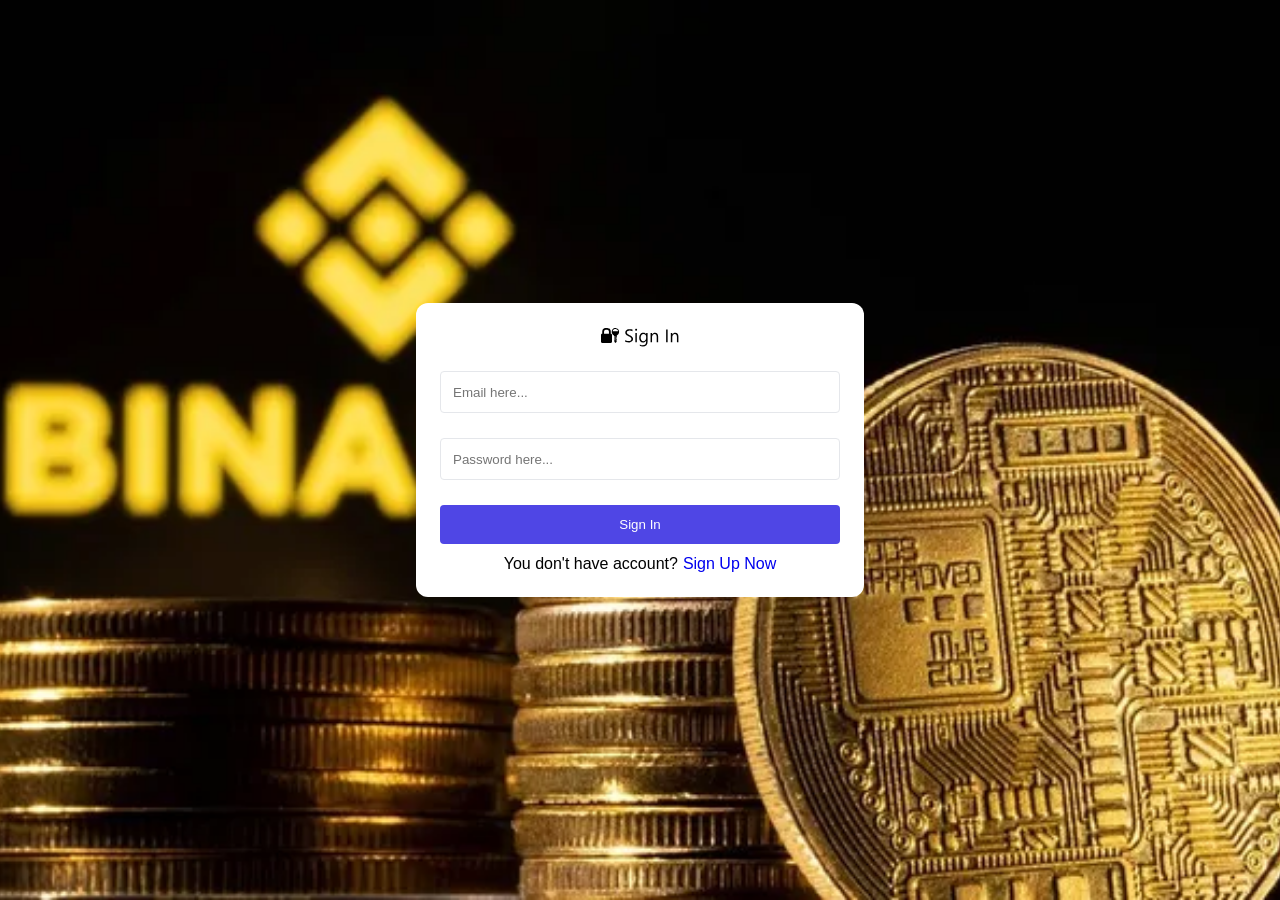
<file: index.html>
<!doctype html>
<html lang="en">
  <head>
    <meta charset="UTF-8" />
    <meta name="viewport" content="width=device-width, initial-scale=1.0" />
    <title>Structure Finance</title>
    <style>
      html.preload body {
        opacity: 0;
        visibility: hidden;
      }

      html.page-ready body {
        opacity: 1;
        visibility: visible;
        transition: opacity 0.15s ease;
      }
    </style>
    <script>
      (function () {
        const root = document.documentElement;
        root.classList.add("preload");

        const currentUserId = localStorage.getItem("currentUserId");

        if (!currentUserId) {
          window.location.replace("./pages/login.html");
          return;
        }

        root.classList.remove("preload");
        root.classList.add("page-ready");
      })();
    </script>
    <link rel="stylesheet" href="./css/index.css" />
  </head>
  <body>
    <div class="page" id="page">
      <header class="header" id="header">
        <div class="header-box">
          <div class="header-title">
            <p>📒 Tài Chính Cá Nhân</p>
          </div>

          <div class="header-option">
            <div class="option">
              <select id="select-account" onchange="handleOption()">
                <option value="">Tài khoản</option>
                <option value="logout">Đăng xuất</option>
              </select>
            </div>
          </div>
        </div>
      </header>

      <!-- LOGOUT -->
      <div class="logout-overlay" id="logout-overlay">
        <div class="logout">
          <p class="logout-title">Bạn có chắc chắn muốn đăng xuất không?</p>

          <div class="logout-confirm">
            <button class="confirm-btn" id="btn-confirm-logout">Có</button>
            <button class="confirm-btn" id="btn-cancel-logout">Không</button>
          </div>
        </div>
      </div>

      <!-- TASKBAR -->
      <div class="taskbar" id="taskbar">
        <div class="taskbar-items active">
          <img src="./assets/images/Vector (1).png" alt="" />
          <a href="./index.html">Information</a>
        </div>

        <div class="taskbar-items">
          <img src="./assets/images/Vector (2).png" alt="" />
          <a href="./pages/category.html">Category</a>
        </div>

        <div class="taskbar-items">
          <img src="./assets/images/Vector (3).png" alt="" />
          <a href="./pages/history.html">History</a>
        </div>
      </div>

      <!-- BANNER -->
      <section class="banner" id="banner">
        <h2 class="banner-title">🎯 Kiểm soát chi tiêu thông minh</h2>
        <p class="banner-text">
          Theo dõi ngân sách và thu chi hằng tháng dễ dàng
        </p>
      </section>

      <!-- Change Information -->
      <div class="overlay" id="change-info-overlay" style="display: none">
        <div class="modal">
          <div class="modal-header">
            <h2>Change Information</h2>
            <span class="close" id="change-info-close">&times;</span>
          </div>

          <div class="modal-body">
            <label>Name <span>*</span></label>
            <input type="text" id="modal-input-name" />
            <p class="form-error" id="modal-err-name">Name is required</p>

            <label>Email <span>*</span></label>
            <input type="email" id="modal-input-email" />
            <p class="form-error" id="modal-err-email">Invalid email</p>

            <label>Phone <span>*</span></label>
            <input type="text" id="modal-input-phone" />
            <p class="form-error" id="modal-err-phone">Phone is required</p>

            <label>Gender <span>*</span></label>
            <select id="modal-input-gender">
              <option value="">Select gender</option>
              <option value="Male">Male</option>
              <option value="Female">Female</option>
            </select>
            <p class="form-error" id="modal-err-gender">Gender is required</p>
          </div>

          <div class="modal-footer">
            <button class="btn cancel" id="change-info-cancel" type="button">
              Cancel
            </button>
            <button class="btn save" id="change-info-save" type="button">
              Save
            </button>
          </div>
        </div>
      </div>

      <!-- Change Password -->
      <div class="overlay" id="change-password-overlay" style="display: none">
        <div class="modal">
          <!-- Header -->
          <div class="modal-header">
            <h2>Change Password</h2>
            <span class="close" id="change-password-close">&times;</span>
          </div>

          <!-- Body -->
          <div class="modal-body">
            <label>Old Password <span>*</span></label>
            <input type="password" id="change-password-old" />
            <p class="form-error" id="change-password-err-old">
              Old password is required
            </p>

            <label>New Password <span>*</span></label>
            <input type="password" id="change-password-new" />
            <p class="form-error" id="change-password-err-new">
              New password is required
            </p>

            <label>Confirm New Password <span>*</span></label>
            <input type="password" id="change-password-confirm" />
            <p class="form-error" id="change-password-err-confirm">
              Passwords do not match
            </p>
          </div>

          <!-- Footer -->
          <div class="divider"></div>

          <div class="modal-footer">
            <button
              class="btn cancel"
              id="change-password-cancel"
              type="button"
            >
              Cancel
            </button>
            <button class="btn save" id="change-password-save" type="button">
              Save
            </button>
          </div>
          <p class="form-success" id="change-password-success">
            Change password successfully
          </p>
        </div>
      </div>

      <!-- MAIN -->
      <main class="main" id="main">
        <div class="main-content">
          <p class="main-title">📊 Quản Lý Tài Chính Cá Nhân</p>

          <!-- MONEY LEFT -->
          <div class="money-left" id="money-left">
            <p class="money-left-label">Số tiền còn lại</p>
            <p class="money-left-value" id="text-money-left">0 VND</p>
          </div>

          <!-- MONTH -->
          <div class="input-box month-box">
            <label>📅 Chọn tháng:</label>
            <input type="month" id="input-month" />
            <p class="err-month" id="err-month">Vui lòng chọn tháng!</p>
          </div>

          <!-- BUDGET -->
          <div class="input-box budget-box">
            <label>💰 Ngân sách tháng:</label>
            <input type="number" id="input-budget" placeholder="VD: 5000000" />
            <button class="button-save" id="btn-save-budget">Lưu</button>
            <p class="err-budget" id="err-budget">Vui lòng nhập số tiền!</p>
          </div>

          <!-- USER INFO -->
          <p class="extra-title">Quản Lý Thông tin cá nhân</p>

          <div class="infor-user">
            <form class="form" id="form-user">
              <div class="form-row">
                <div class="form-group">
                  <label>Name <span>*</span></label>
                  <input
                    type="text"
                    id="input-name"
                    placeholder="Nguyen Van A"
                  />
                  <p class="form-error" id="err-info-name">Name is required</p>
                </div>

                <div class="form-group">
                  <label>Email <span>*</span></label>
                  <input
                    type="email"
                    id="input-email"
                    placeholder="nguyenvana@gmail.com"
                  />
                  <p class="form-error" id="err-info-email">Invalid email</p>
                </div>
              </div>

              <div class="form-row">
                <div class="form-group">
                  <label>Phone <span>*</span></label>
                  <input
                    type="text"
                    id="input-phone"
                    placeholder="0987654321"
                  />
                  <p class="form-error" id="err-info-phone">
                    Phone is required
                  </p>
                </div>

                <div class="form-group">
                  <label>Gender <span>*</span></label>
                  <input type="text" id="input-gender" placeholder="Male" />
                  <p class="form-error" id="err-info-gender">
                    Gender is required
                  </p>
                </div>
              </div>

              <div class="form-actions">
                <button class="btn outline" id="btn-change-info" type="button">
                  Change Information
                </button>
                <button
                  class="btn outline"
                  id="btn-change-password"
                  type="button"
                >
                  Change Password
                </button>
              </div>
            </form>
          </div>
        </div>
      </main>
    </div>

    <script src="./js/index.js"></script>
  </body>
</html>
</file>
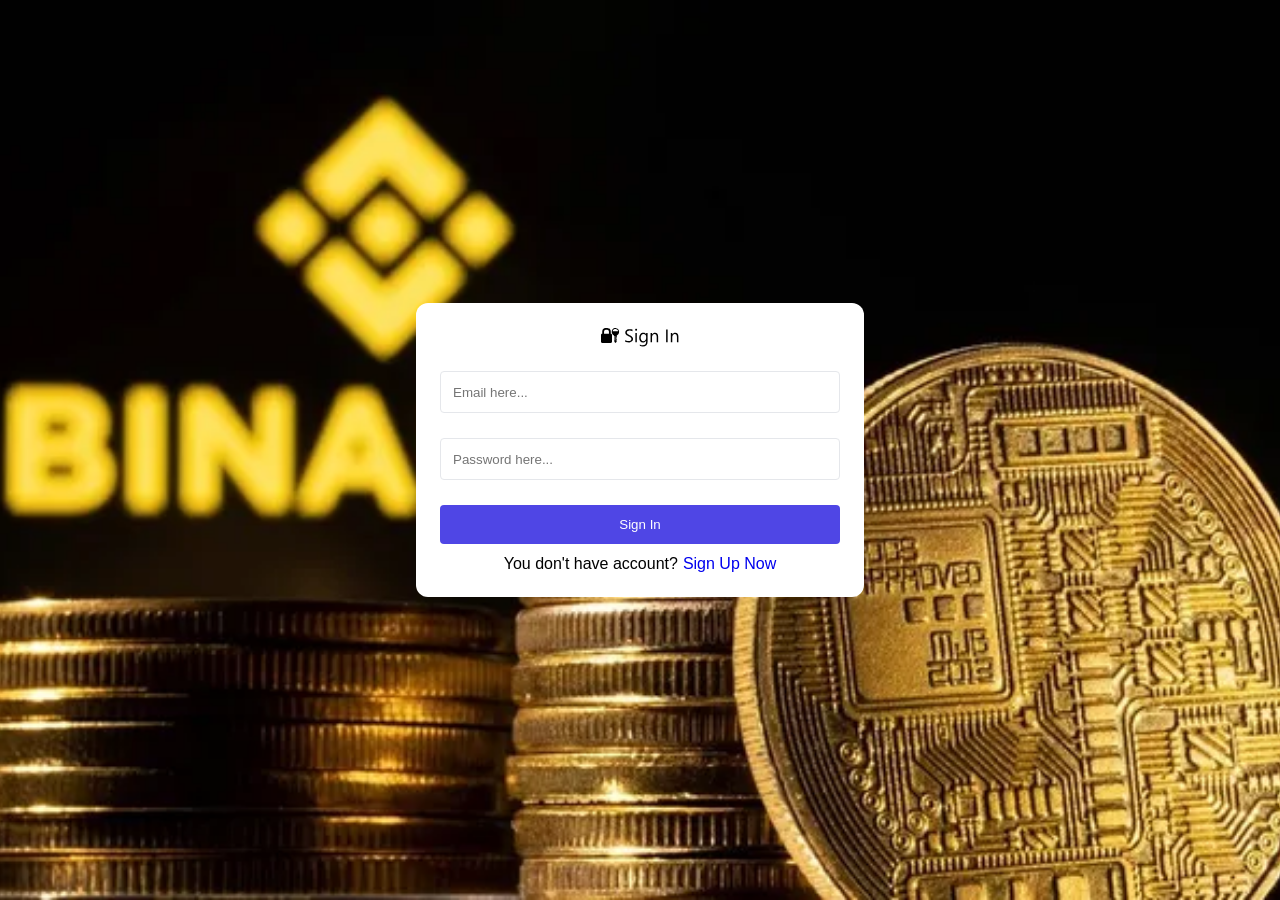
<file: pages/category.html>
<!doctype html>
<html lang="en">
  <head>
    <meta charset="UTF-8" />
    <meta name="viewport" content="width=device-width, initial-scale=1.0" />
    <title>Structure Finance</title>
    <style>
      html.preload body {
        opacity: 0;
        visibility: hidden;
      }

      html.page-ready body {
        opacity: 1;
        visibility: visible;
        transition: opacity 0.15s ease;
      }
    </style>
    <script>
      (function () {
        document.documentElement.classList.add("preload");
        const currentUserId = localStorage.getItem("currentUserId");

        if (!currentUserId) {
          window.location.replace("./login.html");
        }
      })();
    </script>
    <link rel="stylesheet" href="../css/category.css" />
  </head>
  <body>
    <div class="page">
      <header class="header" id="header">
        <div class="header-box">
          <div class="header-title">
            <p>📒 Tài Chính Cá Nhân</p>
          </div>

          <div class="header-option">
            <div class="option">
              <select id="select-account" onchange="handleOption()">
                <option value="">Tài khoản</option>
                <option value="logout">Đăng xuất</option>
              </select>
            </div>
          </div>
        </div>
      </header>

      <!-- xác nhận đăng xuất -->
      <div class="logout-overlay" id="logout-overlay">
        <div class="logout">
          <p class="logout-title">Bạn có chắc chắn muốn đăng xuất không?</p>

          <div class="logout-confirm">
            <button class="confirm-btn" id="confirm-btn">Có</button>
            <button class="confirm-btn" id="cancel-btn">Không</button>
          </div>
        </div>
      </div>

      <!-- xác nhận xóa -->
      <div class="logout-overlay" id="delete-overlay">
        <div class="logout">
          <p class="logout-title">
            Bạn có chắc chắn muốn xóa danh mục này không?
          </p>

          <div class="logout-confirm">
            <button class="confirm-btn" id="confirm-delete-btn">Có</button>
            <button class="confirm-btn" id="cancel-delete-btn">Không</button>
          </div>
        </div>
      </div>

      <div class="overlay" id="update-overlay">
        <div class="popup">
          <div class="popup-header">
            <h3>Update Category</h3>
            <span class="close-btn" id="close-update-btn">&times;</span>
          </div>

          <div class="popup-body">
            <label>Category Name <span>*</span></label>
            <input type="text" id="update-name-input" />
            <p class="err-input popup-err-input" id="update-err-name-input">
              Vui lòng nhập tên danh mục!
            </p>

            <label>Limit (VND) <span>*</span></label>
            <input type="text" id="update-max-price" />
            <p class="err-input popup-err-input" id="update-err-max-price">
              Vui lòng nhập số tiền!
            </p>
          </div>

          <div class="popup-footer">
            <button class="btn cancel" id="cancel-update-btn">Cancel</button>
            <button class="btn save" id="save-update-btn">Save</button>
          </div>
        </div>
      </div>

      <div class="taskbar">
        <div class="taskbar-items">
          <img src="../assets/images/Vector (1).png" alt="" />
          <a href="../index.html">Information</a>
        </div>

        <div class="taskbar-items active">
          <img src="../assets/images/Vector (2).png" alt="" />
          <a href="./category.html">Category</a>
        </div>

        <div class="taskbar-items">
          <img src="../assets/images/Vector (3).png" alt="" />
          <a href="./history.html">History</a>
        </div>
      </div>

      <section class="banner">
        <h2 class="banner-title">🎯 Kiểm soát chi tiêu thông minh</h2>
        <p class="banner-text">
          Theo dõi ngân sách và thu chi hằng tháng dễ dàng
        </p>
      </section>

      <main class="main">
        <div class="main-content">
          <p class="main-title">📊 Quản Lý Tài Chính Cá Nhân</p>

          <div class="money-left">
            <p class="money-left-label">Số tiền còn lại</p>
            <p class="money-left-value">0 VND</p>
          </div>

          <div class="input-box month-box">
            <label>📅 Chọn tháng:</label>
            <input type="month" id="month-selector" />
            <p class="err-input err-month-category" id="err-month-selector">
              Vui lòng chọn tháng!
            </p>
          </div>

          <div class="container">
            <h3>📂 Quản lý danh mục (Theo tháng)</h3>

            <div class="form">
              <div class="input-group">
                <!-- <input type="text" placeholder="Tên danh mục" id="name-input" />
                <span class="arrow">▾</span> -->

                <select name="" id="name-input">
                  <option value="">Chọn danh mục</option>
                  <option value="food">Ăn uống</option>
                  <option value="move">Đi lại</option>
                  <option value="shopping">Mua sắm</option>
                  <option value="entertainment">Giải trí</option>
                  <option value="other">Chi phí khác</option>
                </select>
                <p class="err-input" id="err-name-input">
                  Vui lòng chọn danh mục!
                </p>
              </div>

              <div class="input-group">
                <input
                  type="text"
                  placeholder="Giới hạn (VND)"
                  id="max-price"
                />
                <p class="err-input" id="err-max-price">
                  Vui lòng nhập số tiền!
                </p>
              </div>
              <button class="btn" id="btn-add" onclick="btnAdd(event)">
                Thêm danh mục
              </button>
            </div>

            <div class="list" id="list-card">
              <!-- <div class="card">
                <div class="icon">$</div>
                <div class="content">
                  <p class="title">Tiền tích lũy</p>
                  <p class="price">2.000 $</p>
                </div>
                <div class="actions">
                  <span>✕</span>
                  <span>✎</span>
                </div>
              </div>

              <div class="card">
                <div class="icon">$</div>
                <div class="content">
                  <p class="title">Tiền tích lũy</p>
                  <p class="price">2.000 $</p>
                </div>
                <div class="actions">
                  <span>✕</span>
                  <span>✎</span>
                </div>
              </div>

              <div class="card">
                <div class="icon">$</div>
                <div class="content">
                  <p class="title">Tiền tích lũy</p>
                  <p class="price">2.000 $</p>
                </div>
                <div class="actions">
                  <span>✕</span>
                  <span>✎</span>
                </div>
              </div>

              <div class="card">
                <div class="icon">$</div>
                <div class="content">
                  <p class="title">Tiền tích lũy</p>
                  <p class="price">2.000 $</p>
                </div>
                <div class="actions">
                  <span>✕</span>
                  <span>✎</span>
                </div>
              </div>

              <div class="card">
                <div class="icon">$</div>
                <div class="content">
                  <p class="title">Tiền tích lũy</p>
                  <p class="price">2.000 $</p>
                </div>
                <div class="actions">
                  <span>✕</span>
                  <span>✎</span>
                </div>
              </div>

              <div class="card">
                <div class="icon">$</div>
                <div class="content">
                  <p class="title">Tiền tích lũy</p>
                  <p class="price">2.000 $</p>
                </div>
                <div class="actions">
                  <span>✕</span>
                  <span>✎</span>
                </div>
              </div>

              <div class="card">
                <div class="icon">$</div>
                <div class="content">
                  <p class="title">Tiền tích lũy</p>
                  <p class="price">2.000 $</p>
                </div>
                <div class="actions">
                  <span>✕</span>
                  <span>✎</span>
                </div>
              </div> -->
            </div>
          </div>
        </div>
      </main>
    </div>

    <script src="../js/index.js"></script>
  </body>
</html>
</file>
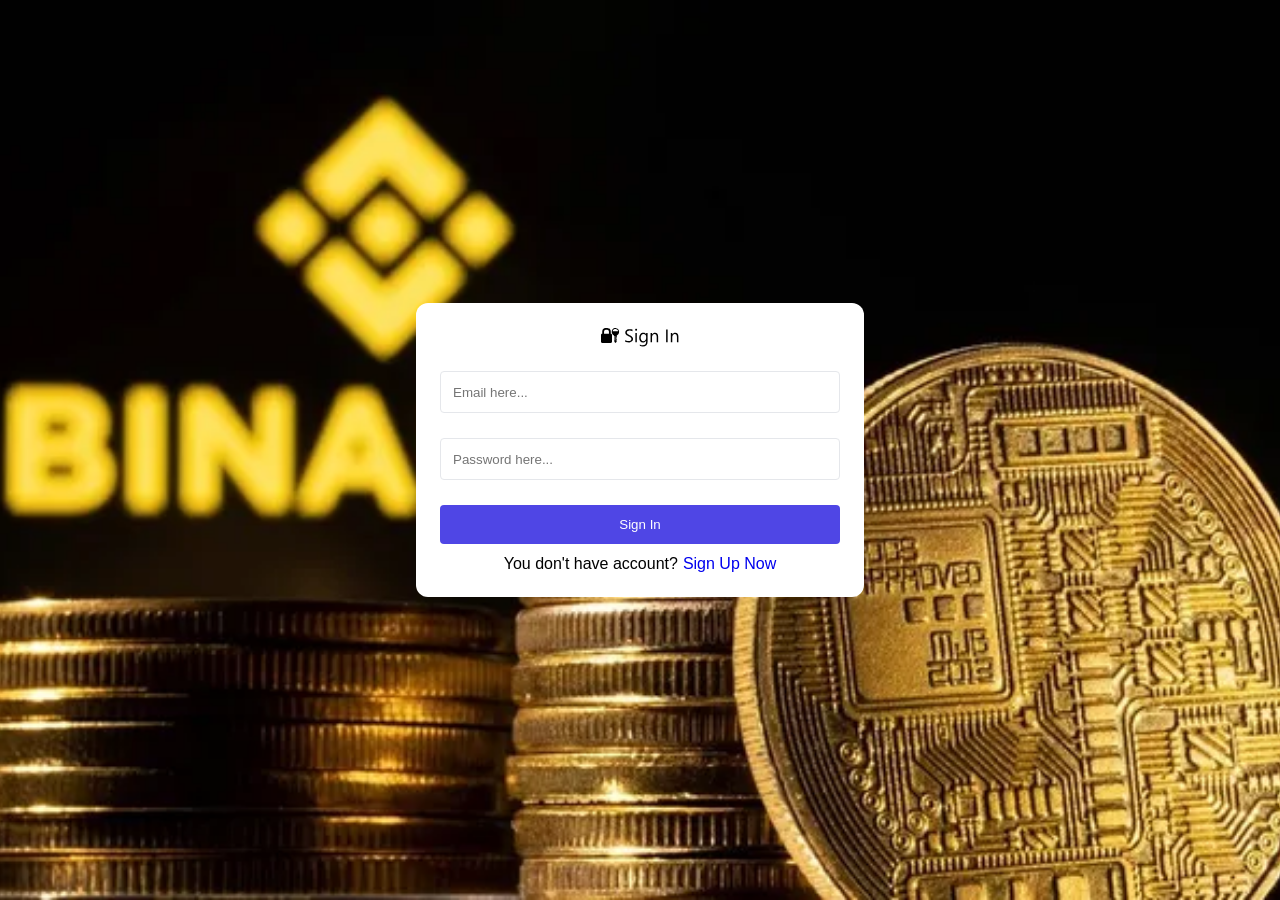
<file: pages/history.html>
<!doctype html>
<html lang="en">
  <head>
    <meta charset="UTF-8" />
    <meta name="viewport" content="width=device-width, initial-scale=1.0" />
    <title>Structure Finance</title>
    <style>
      html.preload body {
        opacity: 0;
        visibility: hidden;
      }

      html.page-ready body {
        opacity: 1;
        visibility: visible;
        transition: opacity 0.15s ease;
      }
    </style>
    <script>
      (function () {
        document.documentElement.classList.add("preload");
        const currentUserId = localStorage.getItem("currentUserId");

        if (!currentUserId) {
          window.location.replace("./login.html");
        }
      })();
    </script>
    <link rel="stylesheet" href="../css/history.css" />
  </head>
  <body>
    <div class="page">
      <header class="header" id="header">
        <div class="header-box">
          <div class="header-title">
            <p>📒 Tài Chính Cá Nhân</p>
          </div>

          <div class="header-option">
            <div class="option">
              <select id="select-account" onchange="handleOption()">
                <option value="">Tài khoản</option>
                <option value="logout">Đăng xuất</option>
              </select>
            </div>
          </div>
        </div>
      </header>

      <div class="logout-overlay" id="logout-overlay">
        <div class="logout">
          <p class="logout-title">Bạn có chắc chắn muốn đăng xuất không?</p>

          <div class="logout-confirm">
            <button class="confirm-btn" id="confirm-btn">Có</button>
            <button class="confirm-btn" id="cancel-btn">Không</button>
          </div>
        </div>
      </div>

      <div class="logout-overlay" id="delete-overlay">
        <div class="logout">
          <p class="logout-title">Bạn có chắc muốn xóa giao dịch này không?</p>

          <div class="logout-confirm">
            <button class="confirm-btn" id="confirm-delete-btn">Có</button>
            <button class="confirm-btn" id="cancel-delete-btn">Không</button>
          </div>
        </div>
      </div>

      <div class="overlay" id="update-overlay">
        <div class="popup">
          <div class="popup-header">
            <h3>Update Transaction</h3>
            <span class="close-btn" id="close-update-btn">&times;</span>
          </div>

          <div class="popup-body">
            <label>Note <span>*</span></label>
            <input type="text" id="update-name-input" />

            <label>Amount (VND) <span>*</span></label>
            <input type="text" id="update-max-price" />
          </div>

          <div class="popup-footer">
            <button class="btn cancel" id="cancel-update-btn">Cancel</button>
            <button class="btn save" id="save-update-btn">Save</button>
          </div>
        </div>
      </div>

      <div class="taskbar">
        <div class="taskbar-items">
          <img src="../assets/images/Vector (1).png" alt="" />
          <a href="../index.html">Information</a>
        </div>

        <div class="taskbar-items">
          <img src="../assets/images/Vector (2).png" alt="" />
          <a href="./category.html">Category</a>
        </div>

        <div class="taskbar-items active">
          <img src="../assets/images/Vector (3).png" alt="" />
          <a href="./history.html">History</a>
        </div>
      </div>

      <section class="banner">
        <h2 class="banner-title">Kiểm soát chi tiêu thông minh</h2>
        <p class="banner-text">
          Theo dõi ngân sách và thu chi hàng tháng dễ dàng
        </p>
      </section>

      <!-- Toast -->
      <div class="alert-box">
        <div class="alert-icon">
          <img src="../assets/images/warning.png" alt="" />
        </div>
        <div class="alert-content">
          <h2>Cảnh báo tài chính</h2>
          <p>Danh mục "tiền ăn" đã vượt giới hạn: 1,060 / 1,000 $</p>
        </div>
      </div>

      <main class="main">
        <div class="main-content">
          <p class="main-title">Quản Lý Tài Chính Cá Nhân</p>

          <div class="money-left">
            <p class="money-left-label">Số tiền còn lại</p>
            <p class="money-left-value">0 VND</p>
          </div>

          <div class="input-box month-box">
            <label>Chọn tháng:</label>
            <input type="month" id="history-month-selector" />
            <p class="err-input history-err-month" id="history-err-month">
              Vui lòng chọn tháng!
            </p>
          </div>

          <div class="section-box">
            <div class="input-row history-input-row">
              <div class="input-group">
                <input
                  type="number"
                  placeholder="Số tiền"
                  id="history-amount-input"
                />
                <p class="err-input" id="history-err-amount">
                  Vui lòng nhập số tiền!
                </p>
              </div>
              <div class="input-group">
                <select name="" id="history-category-select">
                  <option value="">Danh mục chi tiêu</option>
                </select>
                <p class="err-input" id="history-err-category">
                  Vui lòng chọn danh mục!
                </p>
              </div>
              <div class="input-group">
                <input
                  type="text"
                  placeholder="Ghi chú"
                  id="history-note-input"
                />
                <p class="err-input" id="history-err-note">
                  Vui lòng nhập ghi chú!
                </p>
              </div>
              <button class="btn" id="history-add-btn">Thêm</button>
            </div>
          </div>

          <div class="container">
            <div class="container-header">
              <p>Lịch sử giao dịch (theo tháng)</p>

              <div class="actions-top">
                <select id="history-sort-select" class="sort-btn">
                  <option value="">Sắp xếp theo giá</option>
                  <option value="asc">Giá tăng dần</option>
                  <option value="desc">Giá giảm dần</option>
                </select>

                <div class="search-box">
                  <div class="search-field">
                    <input
                      type="text"
                      placeholder="Tìm nội dung"
                      id="history-search-input"
                    />
                  </div>
                  <button
                    class="search-btn"
                    type="button"
                    id="history-search-btn"
                  >
                    <img src="../assets/images/SVG.png" alt="" />
                  </button>
                </div>
              </div>
            </div>
            <p class="err-input history-err-search" id="history-err-search">
              Vui lòng nhập từ khóa tìm kiếm!
            </p>

            <table>
              <thead>
                <tr>
                  <th>STT</th>
                  <th>Category</th>
                  <th>Budget</th>
                  <th>Note</th>
                  <th>Actions</th>
                </tr>
              </thead>

              <tbody id="history-table-body">
                <tr>
                  <td colspan="5" class="history-empty-cell">
                    Chọn tháng để xem lịch sử giao dịch
                  </td>
                </tr>
              </tbody>
            </table>

            <div class="pagination" id="history-pagination">
              <button type="button">1</button>
            </div>
          </div>
        </div>
      </main>
    </div>

    <script src="../js/index.js"></script>
  </body>
</html>
</file>
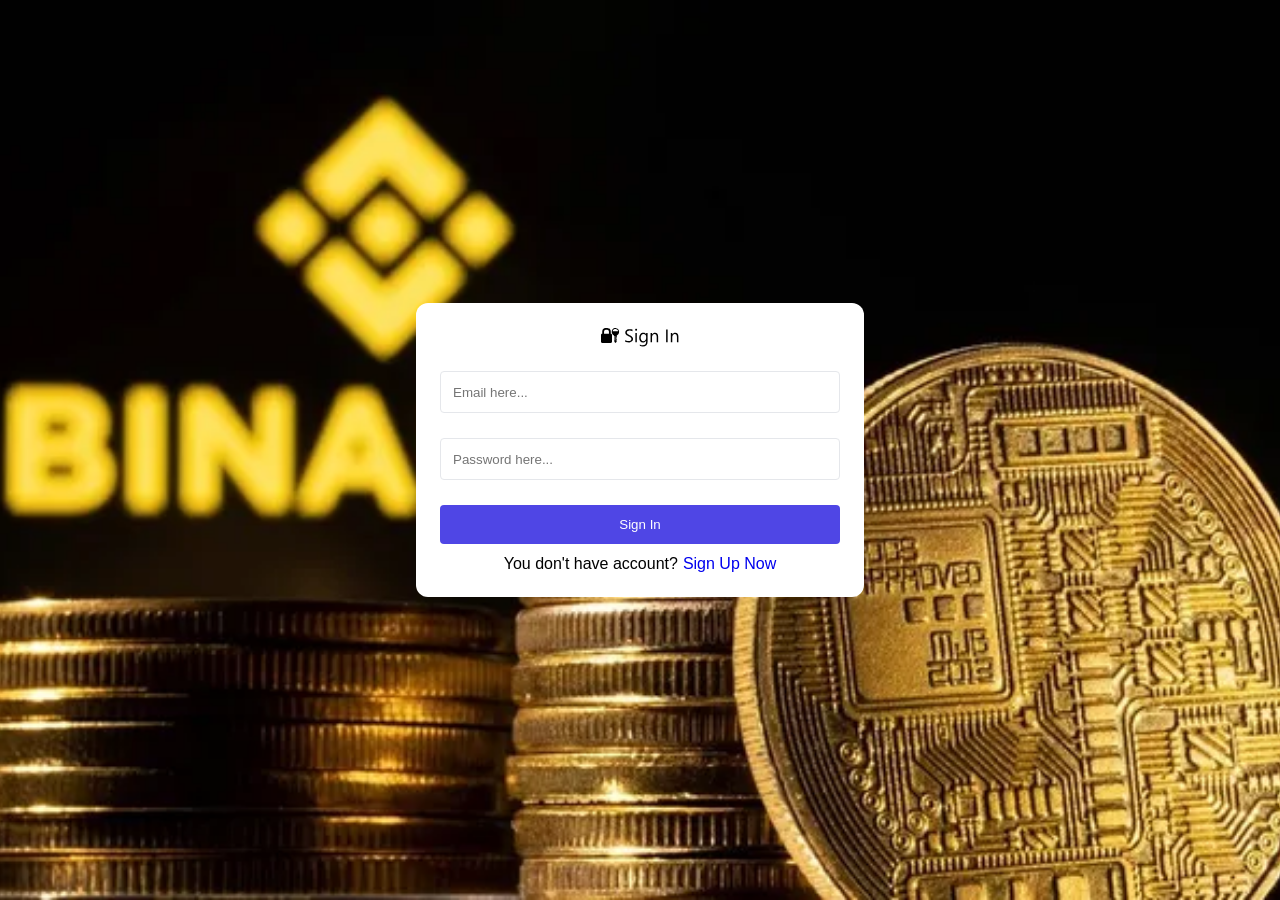
<file: pages/login.html>
<!doctype html>
<html lang="en">
  <head>
    <meta charset="UTF-8" />
    <meta name="viewport" content="width=device-width, initial-scale=1.0" />
    <title>Login</title>
    <style>
      html.preload body {
        opacity: 0;
        visibility: hidden;
      }

      html.page-ready body {
        opacity: 1;
        visibility: visible;
        transition: opacity 0.15s ease;
      }
    </style>
    <script>
      (function () {
        document.documentElement.classList.add("preload");
        const currentUserId = localStorage.getItem("currentUserId");

        if (currentUserId) {
          window.location.replace("../index.html");
        }
      })();
    </script>
    <link rel="stylesheet" href="../css/login.css" />
  </head>
  <body>
    <div class="background">
      <div class="container">
        <div class="login">
          <div class="title">
            <img src="../assets/images/Heading 2 → 🔐 Đăng nhập.svg" alt="" />
            <p class="successfully" id="success-msg">Sign In Successfully</p>
          </div>

          <form id="login-form">
            <div class="input">
              <div class="form-group" id="email-group">
                <input type="email" id="email" placeholder="Email here..." />
              </div>

              <div class="form-group" id="password-group">
                <input
                  type="password"
                  id="password"
                  placeholder="Password here..."
                />
              </div>

              <p class="err form-error" id="login-err">
                Please enter your email and password...
              </p>

              <button class="login-btn" id="login-btn" type="submit">
                Sign In
              </button>
            </div>
          </form>

          <div class="link">
            <p>You don't have account?</p>
            <a href="register.html" id="signup-link">Sign Up Now</a>
          </div>
        </div>
      </div>
    </div>

    <script src="../js/login.js"></script>
  </body>
</html>
</file>
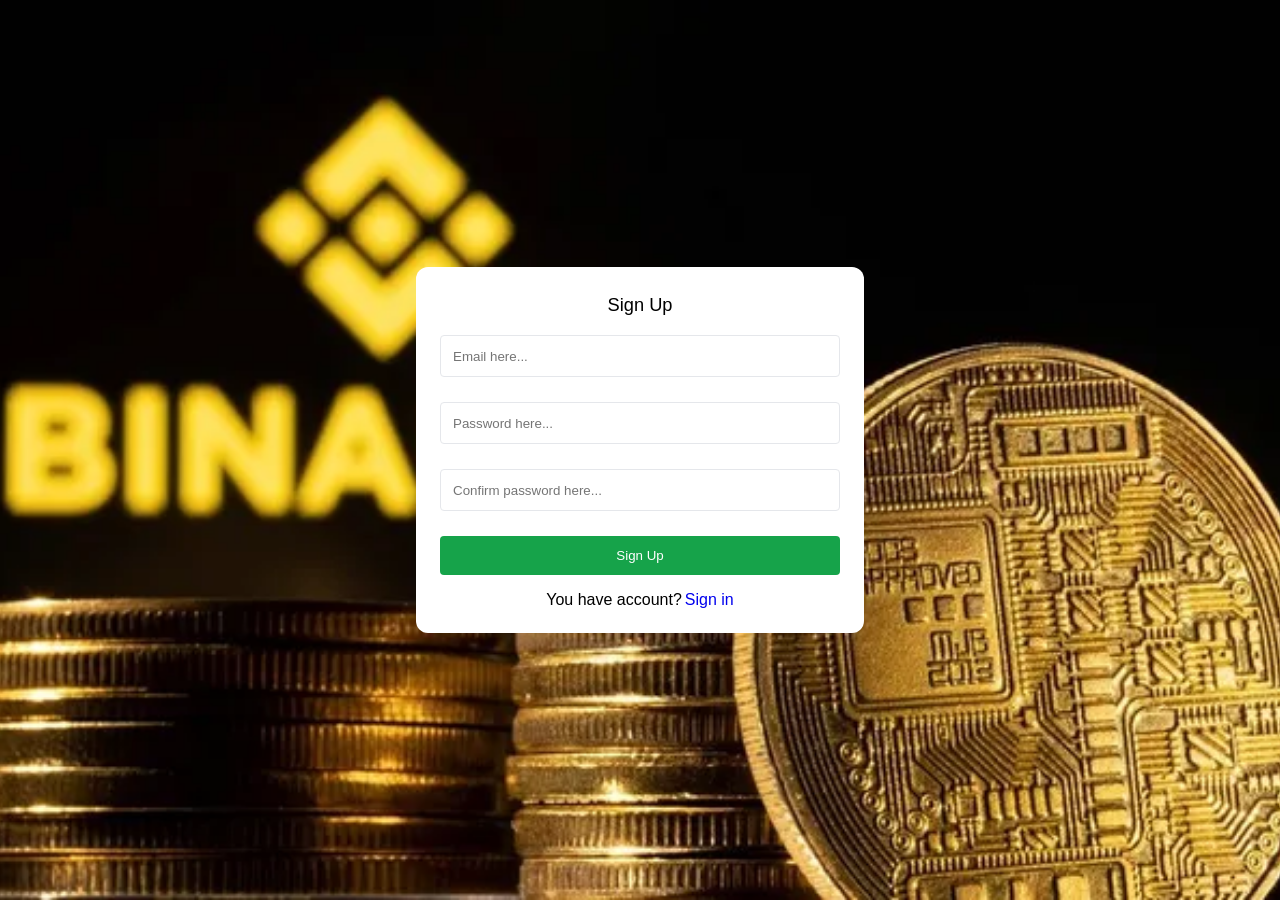
<file: pages/register.html>
<!doctype html>
<html lang="en">
  <head>
    <meta charset="UTF-8" />
    <meta name="viewport" content="width=device-width, initial-scale=1.0" />
    <title>Register</title>
    <style>
      html.preload body {
        opacity: 0;
        visibility: hidden;
      }

      html.page-ready body {
        opacity: 1;
        visibility: visible;
        transition: opacity 0.15s ease;
      }
    </style>
    <script>
      (function () {
        document.documentElement.classList.add("preload");
        const currentUserId = localStorage.getItem("currentUserId");

        if (currentUserId) {
          window.location.replace("../index.html");
        }
      })();
    </script>
    <link rel="stylesheet" href="../css/register.css" />
  </head>
  <body>
    <div class="background" id="background">
      <div class="container" id="container">
        <div class="register" id="register">
          <div class="title" id="title">
            <p>Sign Up</p>
            <p class="successfully" id="success-message">
              Sign Up Successfully
            </p>
          </div>

          <form id="register-form">
            <div class="input" id="input-group">
              <div class="form-group" id="email-group">
                <input id="email" type="email" placeholder="Email here..." />
                <p class="err" id="email-error">Please enter your email...</p>
              </div>

              <div class="form-group" id="password-group">
                <input
                  id="password"
                  type="password"
                  placeholder="Password here..."
                />
                <p class="err" id="password-error">
                  Please enter your password...
                </p>
              </div>

              <div class="form-group" id="confirm-password-group">
                <input
                  id="confirm-password"
                  type="password"
                  placeholder="Confirm password here..."
                />
                <p class="err" id="confirm-password-error">
                  Please enter your confirm password...
                </p>
              </div>

              <button
                type="submit"
                class="register-btn"
                id="register-btn"
                onclick="handle(event)"
              >
                Sign Up
              </button>
            </div>
          </form>

          <div class="link" id="login-link">
            <p>You have account?</p>
            <a id="signin-link" href="login.html">Sign in</a>
          </div>
        </div>
      </div>
    </div>

    <script src="../js/register.js"></script>
  </body>
</html>
</file>
<file: css/index.css>
* {
    margin: 0;
    padding: 0;
    box-sizing: border-box;
    font-family: "Roboto", sans-serif;
}

body {
    background: #f3f4f6;
}

.page {
    min-height: 100vh;
    display: flex;
    flex-direction: column;
}

.header {
    background: #4338ca;
    padding: 16px 0;
}

.header-box {
    max-width: 1300px;
    margin: auto;
    display: flex;
    justify-content: space-between;
    align-items: center;
}

.header p {
    color: white;
    font-size: 18px;
}

.banner {
    max-width: 768px;
    width: 100%;
    margin: 24px auto;
    padding: 28px;
    background: #4f46e5;
    border-radius: 12px;
    text-align: center;
    color: white;
}

.banner-title {
    font-size: 22px;
    margin-bottom: 6px;
}

.banner-text {
    font-size: 14px;
}

.option select {
    background-color: #4338ca;
    border: none;
    font-size: 14px;
    font-weight: 400;
    line-height: 20px;
    color: white;
}

.option select:focus {
    outline: none;
}

.main {
    flex: 1;
}

.main-content {
    max-width: 768px;
    width: 100%;
    margin: auto;
    padding: 24px;
}

.main-title {
    text-align: center;
    color: #4f46e5;
    font-size: 30px;
    line-height: 36px;
    padding-bottom: 24px;
}

.input-box {
    background: #ffffff;
    max-width: 720px;
    width: 100%;
    height: 90px;
    border-radius: 12px;
    margin-bottom: 24px;
    padding: 24px;
    box-shadow: 0 6px 16px rgba(0, 0, 0, 0.08);
    text-align: center;
}

.input-box.budget-box {
    height: 98px;
}

.input-box label {
    width: 83px;
    height: 20px;
    font-size: 12px;
    line-height: 20px;
    color: #6b7280;
    padding: 12px;
}

input {
    width: 178px;
    height: 42px;
    border-radius: 6px;
    border: 1px solid #dee2e6;
    padding: 12px 9px;
}

.money-left {
    height: 104px;
    background: #ffffff;
    padding: 22px;
    border-radius: 14px;
    text-align: center;
    margin-bottom: 20px;
    box-shadow: 0 6px 16px rgba(0, 0, 0, 0.08);
}

.money-left-label {
    color: #6b7280;
}

.money-left-value {
    color: #22c55e;
    font-size: 24px;
    margin-top: 5px;
}

.button-save {
    background: #3b82f6;
    color: white;
    font-size: 16px;
    font-weight: 400;
    width: 75px;
    height: 40px;
    border: none;
    border-radius: 6px;
    margin-left: 25px;
}

.err-month {
    color: red;
    font-size: 14px;
    position: relative;
    left: 50px;
    top: 5px;
    display: none;
}

.input-box input.input-error {
    border: 1px solid red;
}

.input-box input.input-error::placeholder {
    color: red;
}

.err-budget {
    color: red;
    font-size: 14px;
    position: relative;
    left: 20px;
    top: 5px;
    display: none;
}




.extra-title {
    color: #4f46e5;
    text-align: center;
    font-size: 30px;
    line-height: 36px;
    padding-top: 40px;
    padding-bottom: 20px;
}

.form {
    display: flex;
    flex-direction: column;
    gap: 20px;
}

.form-row {
    display: flex;
    gap: 20px;
}

.form-group {
    flex: 1;
    display: flex;
    flex-direction: column;
}

.form-group label {
    font-weight: 600;
    margin-bottom: 8px;
    color: #374151;
}

.form-group span {
    color: red;
}

.form-group input {
    width: 100%;
    height: 44px;
    border-radius: 8px;
    border: 1px solid #d0d5dd;
    padding: 0 20px;
    font-size: 16px;
}

.form-group input.input-error {
    border: 1px solid #ef4444;
}

.form-error {
    display: none;
    margin-top: 6px;
    color: #ef4444;
    font-size: 13px;
}

.form-actions {
    display: flex;
    gap: 19px;
    margin-top: 33px;
}

.form-success {
    display: none;
    margin-top: 14px;
    color: #16a34a;
    font-size: 14px;
    font-weight: 600;
}

.btn {
    flex: 1;
    height: 40px;
    border-radius: 8px;
    font-size: 16px;
    background-color: #f4f2fd;
    color: #4f46e5;
    font-weight: 700;
}

.outline {
    border: 2px solid #4f46e5 !important;
}

.taskbar {
    width: 200px;
    height: 40px;
    position: absolute;
    margin: 80px 20px;
    display: flex;
    flex-direction: column;
    gap: 10px;
}

.taskbar-items {
    display: flex;
    align-items: center;
    gap: 20px;
    height: 80px;
    padding: 0 25px;
    border-radius: 5px;
    background: #f3f4f6;
    border: 2px solid #4f46e5;
    transition: 0.3s;
}

.taskbar-items img {
    width: 20px;
    height: 20px;
}

.taskbar-items a {
    padding: 9px;
    text-decoration: none;
    font-size: 14px;
    color: #111827;
    font-weight: 400;
}

.taskbar-items.active {
    background: linear-gradient(90deg, #4f46e5, #4338ca);
    color: white;
    border-color: transparent;
}

.taskbar-items.active a {
    color: white;
}

.taskbar-items.active img {
    filter: brightness(0) invert(1);
}

.logout-overlay {
    position: fixed;
    top: 0;
    left: 0;
    width: 100%;
    height: 100%;
    background: rgba(0, 0, 0, 0.5);
    display: none;
    justify-content: center;
    align-items: center;
    z-index: 999;
}

.logout {
    background: #fff;
    padding: 24px;
    border-radius: 10px;
    width: 400px;
    text-align: center;
    box-shadow: 0 10px 25px rgba(0, 0, 0, 0.2);
    animation: fadeIn 0.3s ease;
}

.logout-title {
    font-size: 16px;
    margin-bottom: 20px;
    font-weight: 500;
}

.logout-confirm {
    display: flex;
    justify-content: space-between;
    gap: 10px;
}

.confirm-btn {
    flex: 1;
    padding: 10px;
    border: none;
    border-radius: 6px;
    cursor: pointer;
    font-weight: 500;
    transition: 0.2s;
}

#btn-confirm-logout {
    background: #ef4444;
    color: white;
}

#btn-confirm-logout:hover {
    background: #dc2626;
}

#btn-cancel-logout {
    background: #e5e7eb;
}

#btn-cancel-logout:hover {
    background: #d1d5db;
}

@keyframes fadeIn {
    from {
        opacity: 0;
        transform: translateY(-20px);
    }

    to {
        opacity: 1;
        transform: translateY(0);
    }
}

/* Change Information */
.overlay {
    position: fixed;
    top: 0;
    left: 0;
    width: 100%;
    height: 100%;
    background: rgba(0, 0, 0, 0.4);
    display: none;
    justify-content: center;
    align-items: center;
}

/* modal */
.modal {
    width: 500px;
    background: #fff;
    border-radius: 8px;
    padding: 20px;
}

/* header */
.modal-header {
    display: flex;
    justify-content: space-between;
    align-items: center;
}

.modal-header h2 {
    margin: 0;
    font-size: 20px;
}

.close {
    cursor: pointer;
    font-size: 20px;
}

/* body */
.modal-body {
    margin-top: 15px;
}

.modal-body label {
    display: block;
    margin-top: 15px;
    font-size: 14px;
}

.modal-body label span {
    color: red;
}

.modal-body input,
.modal-body select {
    width: 100%;
    padding: 10px;
    margin-top: 5px;
    border: 1px solid #ccc;
    border-radius: 6px;
    outline: none;
}

.modal-body input:focus,
.modal-body select:focus {
    border-color: #6c63ff;
}

.modal-footer {
    display: flex;
    justify-content: flex-end;
    gap: 10px;
    margin-top: 20px;
}

.btn {
    padding: 10px 18px;
    border-radius: 6px;
    border: none;
    cursor: pointer;
}

.cancel {
    background: #f1f1f1;
}

.save {
    background: #5b4bff;
    color: white;
}

/* Change Password */
.overlay {
    position: fixed;
    top: 0;
    left: 0;
    width: 100%;
    height: 100%;
    background: rgba(0, 0, 0, 0.35);
    display: flex;
    justify-content: center;
    align-items: center;
}

/* modal */
.modal {
    width: 600px;
    background: #f7f7f9;
    border-radius: 10px;
    padding: 20px 25px;
}

/* header */
.modal-header {
    display: flex;
    justify-content: space-between;
    align-items: center;
}

.modal-header h2 {
    margin: 0;
    font-size: 22px;
}

.close {
    font-size: 20px;
    cursor: pointer;
}

/* body */
.modal-body {
    margin-top: 15px;
}

.modal-body label {
    display: block;
    margin-top: 18px;
    font-size: 14px;
    font-weight: 500;
}

.modal-body span {
    color: red;
}

.modal-body input {
    width: 100%;
    padding: 12px;
    margin-top: 6px;
    border: 1px solid #cfd4dc;
    border-radius: 8px;
    outline: none;
    font-size: 14px;
}

/* input cÃ³ icon */
.input-icon {
    position: relative;
}

.input-icon input {
    padding-right: 40px;
}

.input-icon .icon {
    position: absolute;
    right: 10px;
    top: 50%;
    transform: translateY(-50%);
    opacity: 0.5;
    cursor: pointer;
}

/* divider */
.divider {
    margin: 25px 0 15px;
    border-top: 1px solid #ddd;
}

/* footer */
.modal-footer {
    display: flex;
    justify-content: flex-end;
    gap: 12px;
}

.btn {
    padding: 10px 20px;
    border-radius: 8px;
    border: none;
    cursor: pointer;
    font-size: 14px;
}

.cancel {
    background: #e5e5e5;
}

.save {
    background: #4f46e5;
    color: white;
}
</file>
<file: css/category.css>
* {
    margin: 0;
    padding: 0;
    box-sizing: border-box;
    font-family: "Roboto", sans-serif;
}

body {
    background: #f3f4f6;
}

.page {
    min-height: 100vh;
    display: flex;
    flex-direction: column;
}

.header {
    background: #4338ca;
    padding: 16px 0;
}

.header-box {
    max-width: 1300px;
    margin: auto;
    display: flex;
    justify-content: space-between;
    align-items: center;
}

.header p {
    color: white;
    font-size: 18px;
}

.banner {
    max-width: 768px;
    width: 100%;
    margin: 24px auto;
    padding: 28px;
    background: #4f46e5;
    border-radius: 12px;
    text-align: center;
    color: white;
}

.banner-title {
    font-size: 22px;
    margin-bottom: 6px;
}

.banner-text {
    font-size: 14px;
}

.option select {
    background-color: #4338ca;
    border: none;
    font-size: 14px;
    font-weight: 400;
    line-height: 20px;
    color: white;
}

.option select:focus {
    outline: none;
}

.main {
    flex: 1;
}

.main-content {
    max-width: 768px;
    width: 100%;
    margin: auto;
    padding: 24px;
}

.main-title {
    text-align: center;
    color: #4F46E5;
    font-size: 30px;
    line-height: 36px;
    padding-bottom: 24px;
}


.input-box {
    background: #ffffff;
    max-width: 720px;
    width: 100%;
    height: 90px;
    border-radius: 12px;
    margin-bottom: 24px;
    padding: 24px;
    box-shadow: 0 6px 16px rgba(0, 0, 0, 0.08);
    text-align: center;
}

.input-box.budget-box {
    height: 98px;
}

.input-box label {
    width: 83px;
    height: 20px;
    font-size: 12px;
    line-height: 20px;
    color: #6B7280;
    padding: 12px;

}

input {
    width: 178px;
    height: 42px;
    border-radius: 6px;
    border: 1px solid #DEE2E6;
    padding: 12px 9px;
}


.money-left {
    height: 104px;
    background: #ffffff;
    padding: 22px;
    border-radius: 14px;
    text-align: center;
    margin-bottom: 20px;
    box-shadow: 0 6px 16px rgba(0, 0, 0, 0.08);
}

.money-left-label {
    color: #6b7280;
}

.money-left-value {
    color: #22c55e;
    font-size: 24px;
    margin-top: 5px;
}

.container {
    width: 100%;
    background: #fff;
    border-radius: 10px;
    padding: 20px;
}

h3 {
    margin-bottom: 16px;
    font-weight: 600;
    color: #333;
}

.form {
    display: flex;
    gap: 22px;
    margin-bottom: 22px;
    align-items: flex-start;
}

.form input,
.form select {
    padding: 11px 9px;
    border: 1px solid #ddd;
    border-radius: 6px;
    outline: none;
    flex: 1;
}

.input-group {
    position: relative;
    flex: 1;
}

.input-group input,
.input-group select {
    width: 100%;
    height: 100%;
}

.form input.input-error,
.form select.input-error {
    border: 1px solid red;
}

.input-box input.input-error {
    border: 1px solid red;
}

.err-input {
    color: red;
    font-size: 13px;
    margin-top: 6px;
    display: none;
}

.err-month-category {
    text-align: center;
    margin-left: 50px;
}

* .arrow {
    position: absolute;
    right: 10px;
    top: 50%;
    transform: translateY(-50%);
    color: #888;
}

.btn {
    background: #4f46e5;
    color: white;
    border: none;
    padding: 10px 16px;
    border-radius: 6px;
    cursor: pointer;
    white-space: nowrap;
}

.list {
    display: grid;
    grid-template-columns: repeat(3, 1fr);
    gap: 15px;
}

.card {
    display: flex;
    align-items: center;
    border: 1px solid #e5e7eb;
    border-radius: 10px;
    padding: 12px;
    position: relative;
    background: #fff;
}

.empty-card {
    grid-column: 1 / -1;
    justify-content: center;
    min-height: 96px;
    text-align: center;
}

.icon {
    width: 45px;
    height: 45px;
    border: 1px solid #ddd;
    border-radius: 8px;
    display: flex;
    align-items: center;
    justify-content: center;
    font-size: 22px;
    margin-right: 10px;
    color: #111827;
}

.content .title {
    font-weight: 600;
    color: #333;
}

.content .price {
    color: #9ca3af;
    font-size: 14px;
    margin-top: 4px;
}

.actions {
    position: absolute;
    right: 11px;
    top: 11px;
    display: flex;
    gap: 4px;
    flex-direction: column;
    font-size: 14px;
    color: black;
}

.actions button {
    background-color: white;
    border: none;
    cursor: pointer;
    padding: 4px 6px;
    border-radius: 4px;
    transition: all 0.2s ease;
    font-size: 14px;
    display: flex;
    align-items: center;
    justify-content: center;
    width: 24px;
    height: 24px;
}

.actions button:hover {
    background-color: #f3f4f6;
    transform: scale(1.1);
}

.actions .delete-btn:hover {
    background-color: #fee2e2;
    color: #dc2626;
}

.actions .edit-btn:hover {
    background-color: #dbeafe;
    color: #2563eb;
}


.taskbar {
    width: 200px;
    height: 40px;
    position: absolute;
    margin: 80px 20px;
    display: flex;
    flex-direction: column;
    gap: 10px;
}

.taskbar-items {
    display: flex;
    align-items: center;
    gap: 20px;
    height: 80px;
    padding: 0 25px;
    border-radius: 5px;
    background: #f3f4f6;
    border: 2px solid #4f46e5;
    transition: 0.3s;
}

.taskbar-items img {
    width: 20px;
    height: 20px;
}

.taskbar-items a {
    padding: 9px;
    text-decoration: none;
    font-size: 14px;
    color: #111827;
    font-weight: 400;
}

.taskbar-items.active {
    background: linear-gradient(90deg, #4f46e5, #4338ca);
    color: white;
    border-color: transparent;
}

.taskbar-items.active a {
    color: white;
}

.taskbar-items.active img {
    filter: brightness(0) invert(1);
}

.logout-overlay {
    position: fixed;
    top: 0;
    left: 0;
    width: 100%;
    height: 100%;
    background: rgba(0, 0, 0, 0.5);
    display: none;
    justify-content: center;
    align-items: center;
    z-index: 999;
}

.logout {
    background: #fff;
    padding: 24px;
    border-radius: 10px;
    width: 320px;
    text-align: center;
    box-shadow: 0 10px 25px rgba(0, 0, 0, 0.2);
    animation: fadeIn 0.3s ease;
}

.logout-title {
    font-size: 16px;
    margin-bottom: 20px;
    font-weight: 500;
}

.logout-confirm {
    display: flex;
    justify-content: space-between;
    gap: 10px;
}

.confirm-btn {
    flex: 1;
    padding: 10px;
    border: none;
    border-radius: 6px;
    cursor: pointer;
    font-weight: 500;
    transition: 0.2s;
}

#confirm-btn,
#confirm-delete-btn {
    background: #ef4444;
    color: white;
}

#confirm-btn:hover,
#confirm-delete-btn:hover {
    background: #dc2626;
}

#cancel-btn,
#cancel-delete-btn {
    background: #e5e7eb;
}

#cancel-btn:hover,
#cancel-delete-btn:hover {
    background: #d1d5db;
}

@keyframes fadeIn {
    from {
        opacity: 0;
        transform: translateY(-20px);
    }

    to {
        opacity: 1;
        transform: translateY(0);
    }
}


/* popup update */
.overlay {
    position: fixed;
    top: 0;
    left: 0;
    width: 100%;
    height: 100%;
    background: rgba(0, 0, 0, 0.4);
    display: none;
    align-items: center;
    justify-content: center;
    z-index: 1000;
}

/* Popup */
.popup {
    width: 500px;
    background: #fff;
    border-radius: 8px;
    padding: 20px;
}

/* Header */
.popup-header {
    display: flex;
    justify-content: space-between;
    align-items: center;
    margin-bottom: 15px;
}

.popup-header h3 {
    margin: 0;
}

.close-btn {
    cursor: pointer;
    font-size: 20px;
}

/* Body */
.popup-body label {
    display: block;
    margin-top: 10px;
    font-size: 14px;
}

.popup-body span {
    color: red;
}

.popup-body input,
.popup-body select {
    width: 100%;
    padding: 10px;
    margin-top: 5px;
    border: 1px solid #ccc;
    border-radius: 5px;
}

.popup-body input.input-error {
    border: 1px solid red;
}

.popup-err-input {
    margin-top: 6px;
    margin-bottom: 0;
}

/* Footer */
.popup-footer {
    display: flex;
    justify-content: flex-end;
    gap: 10px;
    margin-top: 20px;
}

.btn {
    padding: 12px 18px;
    border: none;
    border-radius: 5px;
    cursor: pointer;
}

.cancel {
    background: white;
    color: black;
    border: 1px solid #ccc;
}

.save {
    background: #4a3aff;
    color: #fff;
}
</file>
<file: css/history.css>
/* ===========================
   1. RESET & GLOBAL STYLES
   =========================== */

* {
    margin: 0;
    padding: 0;
    box-sizing: border-box;
    font-family: "Roboto", sans-serif;
}

body {
    background: #f3f4f6;
}

/* ===========================
   2. LAYOUT COMPONENTS
   =========================== */

.page {
    min-height: 100vh;
    display: flex;
    flex-direction: column;
}

.main {
    flex: 1;
}

/* ===========================
   3. HEADER & NAVIGATION
   =========================== */

.header {
    background: #4338ca;
    padding: 16px 0;
}

.header-box {
    max-width: 1300px;
    margin: auto;
    display: flex;
    justify-content: space-between;
    align-items: center;
}

.header p {
    color: white;
    font-size: 18px;
}

/* ===========================
   4. TASKBAR
   =========================== */

.taskbar {
    width: 200px;
    height: 40px;
    position: absolute;
    margin: 80px 20px;
    display: flex;
    flex-direction: column;
    gap: 10px;
}

.taskbar-items {
    display: flex;
    align-items: center;
    gap: 20px;
    height: 80px;
    padding: 0 25px;
    border-radius: 5px;
    background: #f3f4f6;
    border: 2px solid #4f46e5;
    transition: 0.3s;
}

.taskbar-items img {
    width: 20px;
    height: 20px;
}

.taskbar-items a {
    padding: 9px;
    text-decoration: none;
    font-size: 14px;
    color: #111827;
    font-weight: 400;
}

.taskbar-items.active {
    background: linear-gradient(90deg, #4f46e5, #4338ca);
    color: white;
    border-color: transparent;
}

.taskbar-items.active a {
    color: white;
}

.taskbar-items.active img {
    filter: brightness(0) invert(1);
}

/* ===========================
   5. MAIN CONTENT & BANNER
   =========================== */

.main-content {
    max-width: 768px;
    width: 100%;
    margin: auto;
    padding: 24px;
}

.main-title {
    text-align: center;
    color: #4f46e5;
    font-size: 30px;
    line-height: 36px;
    padding-bottom: 24px;
}

.banner {
    max-width: 768px;
    width: 100%;
    margin: 24px auto;
    padding: 28px;
    background: #4f46e5;
    border-radius: 12px;
    text-align: center;
    color: white;
}

.banner-title {
    font-size: 22px;
    margin-bottom: 6px;
}

.banner-text {
    font-size: 14px;
}

/* ===========================
   6. FORM ELEMENTS
   =========================== */

input {
    width: 178px;
    height: 42px;
    border-radius: 6px;
    border: 1px solid #dee2e6;
    padding: 12px 9px;
}

.option select {
    background-color: #4338ca;
    border: none;
    font-size: 14px;
    font-weight: 400;
    line-height: 20px;
    color: white;
}

.option select:focus {
    outline: none;
}

/* ===========================
   7. INPUT CONTAINERS
   =========================== */

.input-box {
    background: #ffffff;
    max-width: 720px;
    width: 100%;
    height: 90px;
    border-radius: 12px;
    margin-bottom: 24px;
    padding: 24px;
    box-shadow: 0 6px 16px rgba(0, 0, 0, 0.08);
    text-align: center;
}

.input-box.budget-box {
    height: 98px;
}

.input-box label {
    width: 83px;
    height: 20px;
    font-size: 12px;
    line-height: 20px;
    color: #6b7280;
    padding: 12px;
}

.input-row {
    display: flex;
    gap: 18px;
    border-radius: 6px;
    max-height: 41px;
}

.history-input-row {
    align-items: flex-start;
    max-height: none;
}

.input-group,
.search-field {
    display: flex;
    flex-direction: column;
    gap: 6px;
    align-items: flex-start;
}

.input-group input,
.input-group select,
.search-field input {
    width: 178px;
}

.section-box {
    background: #ffffff;
    padding: 24px 21px;
    border-radius: 12px;
}

.section-box select {
    border-radius: 6px;
    border: 1px solid #dee2e6;
    color: black;
    font-size: 16px;
    line-height: 16px;
    font-weight: 400;
    padding: 10px;
}

/* ===========================
   8. VALIDATION & ERRORS
   =========================== */

.input-error {
    border-color: #ef4444 !important;
}

.err-input {
    display: none;
    color: #ef4444;
    font-size: 12px;
    line-height: 1.4;
    text-align: left;
    width: 100%;
    padding-left: 0;
}

.history-err-month {
    text-align: center;
    margin: 5px 13px;
}

.history-err-search {
    color: #dc2626;
    font-size: 12px;
    margin-top: -10px;
    text-align: right;
    margin-right: 65px;
    width: auto;
    padding: 0;
}

/* ===========================
   9. MONEY DISPLAY
   =========================== */

.money-left {
    height: 104px;
    background: #ffffff;
    padding: 22px;
    border-radius: 14px;
    text-align: center;
    margin-bottom: 20px;
    box-shadow: 0 6px 16px rgba(0, 0, 0, 0.08);
}

.money-left-label {
    color: #6b7280;
}

.money-left-value {
    color: #22c55e;
    font-size: 24px;
    margin-top: 5px;
}

/* ===========================
   10. BUTTONS
   =========================== */

.btn {
    background: #6366f1;
    width: 150px;
    height: 42px;
    color: white;
    border: none;
    border-radius: 6px;
}

.sort-btn {
    background: #f3f4f6;
    border: 1px solid #ddd;
    padding: 8px 14px;
    border-radius: 8px;
    cursor: pointer;
}

.search-btn {
    background: #1d4ed8;
    color: white;
    border: 1px solid #dee2e6;
    border-radius: 8px;
    padding: 11px;
    width: 48px;
    height: 100%;
}

.search-btn img {
    width: 16px;
    height: 16px;
}

.confirm-btn {
    flex: 1;
    padding: 10px;
    border: none;
    border-radius: 6px;
    cursor: pointer;
    font-weight: 500;
    transition: 0.2s;
}

/* ===========================
   11. TABLE & DATA CONTAINER
   =========================== */

.container {
    width: 100%;
    background: #fff;
    border-radius: 12px;
    padding: 25px;
    margin-top: 24px;
}

.container-header {
    display: flex;
    justify-content: space-between;
    align-items: center;
    margin-bottom: 20px;
    max-height: 38px;
}

.container-header p {
    font-weight: 400;
    font-size: 17.72px;
    line-height: 28px;
}

.actions-top {
    display: flex;
    gap: 7px;
}

.search-box {
    display: flex;
    align-items: flex-start;
    border-radius: 8px;
    gap: 7px;
}

table {
    width: 100%;
    border-collapse: collapse;
}

thead th {
    text-align: left;
    padding: 11px;
    color: #374151;
    font-weight: 400;
}

tbody td {
    padding: 12px;
    border-bottom: 1px solid #e5e7eb;
    font-size: 14px;
    font-weight: 400;
}

.delete {
    width: 20px;
    height: 20px;
}

.history-empty-cell {
    text-align: center;
    color: #6b7280;
    padding: 24px 12px;
}

/* ===========================
   12. PAGINATION
   =========================== */

.pagination {
    margin-top: 20px;
    display: flex;
    justify-content: flex-end;
    gap: 6px;
}

.pagination button {
    border: 1px solid #ddd;
    background: #fff;
    padding: 6px 10px;
    border-radius: 6px;
    cursor: pointer;
}

.pagination .active {
    background: #4f46e5;
    color: white;
    border: none;
}

/* ===========================
   13. MODAL OVERLAYS
   =========================== */

.overlay {
    position: fixed;
    inset: 0;
    background: rgba(0, 0, 0, 0.5);
    display: none;
    justify-content: center;
    align-items: center;
    z-index: 1000;
}

.logout-overlay {
    position: fixed;
    top: 0;
    left: 0;
    width: 100%;
    height: 100%;
    background: rgba(0, 0, 0, 0.5);
    display: none;
    justify-content: center;
    align-items: center;
    z-index: 999;
}

/* ===========================
   14. POPUP
   =========================== */

.popup {
    width: min(420px, calc(100vw - 32px));
    background: #ffffff;
    border-radius: 12px;
    box-shadow: 0 12px 32px rgba(0, 0, 0, 0.2);
    overflow: hidden;
}

.popup-header,
.popup-footer {
    display: flex;
    align-items: center;
    justify-content: space-between;
    padding: 16px 20px;
}

.popup-body {
    display: flex;
    flex-direction: column;
    gap: 10px;
    padding: 0 20px 20px;
}

.popup-body input {
    width: 100%;
}

.close-btn {
    cursor: pointer;
    font-size: 24px;
    line-height: 1;
}

.popup-footer {
    justify-content: flex-end;
    gap: 12px;
}

.popup-footer .btn {
    width: auto;
    min-width: 90px;
}

/* ===========================
   15. LOGOUT MODAL
   =========================== */

.logout {
    background: #fff;
    padding: 24px;
    border-radius: 10px;
    width: 320px;
    text-align: center;
    box-shadow: 0 10px 25px rgba(0, 0, 0, 0.2);
    animation: fadeIn 0.3s ease;
}

.logout-title {
    font-size: 16px;
    margin-bottom: 20px;
    font-weight: 500;
}

.logout-confirm {
    display: flex;
    justify-content: space-between;
    gap: 10px;
}

#confirm-btn {
    background: #ef4444;
    color: white;
}

#confirm-btn:hover {
    background: #dc2626;
}

#cancel-btn {
    background: #e5e7eb;
}

#cancel-btn:hover {
    background: #d1d5db;
}

#confirm-delete-btn {
    background-color: red;
    color: white;
}

/* ===========================
   16. TOAST NOTIFICATIONS
   =========================== */

.toast-container {
    position: fixed;
    top: 24px;
    right: 24px;
    z-index: 1200;
    display: flex;
    flex-direction: column;
    gap: 12px;
}

.toast {
    min-width: 280px;
    max-width: 360px;
    padding: 14px 16px;
    border-radius: 10px;
    color: #7c2d12;
    background: #ffedd5;
    border-left: 5px solid #f97316;
    box-shadow: 0 10px 24px rgba(0, 0, 0, 0.16);
    animation: toastIn 0.25s ease;
}

.toast-header {
    display: flex;
    align-items: flex-start;
    justify-content: space-between;
    gap: 12px;
    margin-bottom: 4px;
}

.toast-title {
    font-size: 14px;
    font-weight: 700;
}

.toast-close {
    border: none;
    background: transparent;
    color: #9a3412;
    font-size: 18px;
    line-height: 1;
    cursor: pointer;
}

.toast-message {
    font-size: 13px;
    line-height: 1.5;
}

/* ===========================
   17. ALERT BOX
   =========================== */

.alert-box {
    width: 420px;
    height: 91px;
    padding: 16px;
    background: #333e5a;
    color: #fff;
    border-radius: 20px;
    display: flex;
    position: fixed;
    right: 18px;
    top: 80px;
    align-items: center;
    gap: 20px;
    transform: translateX(100%);
    opacity: 0;
    transition: transform 0.3s ease-out, opacity 0.3s ease-out;
}

.alert-box.show {
    transform: translateX(0);
    opacity: 1;
}

.alert-icon {
    width: 24px;
    height: 24px;
    color: orange;
    margin-bottom: 30px;
}

.alert-content h2 {
    margin: 0;
    font-size: 18px;
}

.alert-content p {
    margin: 8px 0 0;
    font-size: 14px;
    font-weight: 400;
    color: #dcdcdc;
}



/* ===========================
   18. ANIMATIONS
   =========================== */

@keyframes fadeIn {
    from {
        opacity: 0;
        transform: translateY(-20px);
    }

    to {
        opacity: 1;
        transform: translateY(0);
    }
}

@keyframes toastIn {
    from {
        opacity: 0;
        transform: translateY(-12px);
    }

    to {
        opacity: 1;
        transform: translateY(0);
    }
}
</file>
<file: css/login.css>
* {
    margin: 0;
    padding: 0;
    box-sizing: border-box;
}

body {
    height: 100vh;
    font-family: 'Segoe UI', sans-serif;
}

.background {
    height: 100%;
    background-image: url("../assets/images/image.png");
    background-size: cover;
    background-position: center;
    background-repeat: no-repeat;
}

.container {
    height: 100vh;
    display: flex;
    justify-content: center;
    align-items: center;
}

.login {
    min-width: 448px;
    border-radius: 12px;
    background-color: white;
    padding: 24px;

}

.title {
    font-size: 18.28px;
    line-height: 28px;
    text-align: center;
    font-weight: 400;
    padding-bottom: 16px;
}

.input {
    display: flex;
    flex-direction: column;
    gap: 25px;
    position: relative;
}

.form-group input {
    min-height: 42px;
    padding: 9px 12px;
    border: 1px solid #E5E7EB;
    border-radius: 4px;
}

.form-group {
    display: flex;
    flex-direction: column;
    gap: 4px;
}

.form-group input:focus {
    outline: none;
}

.err {
    color: red;
    font-size: 14px;
    display: none;
}

.form-error {
    margin-top: -12px;
}

.input-error {
    border: 1px solid red !important;
}

.input-error::placeholder {
    color: red;
}

.login-btn {
    background: #4F46E5;
    border-radius: 4px;
    color: white;
    text-align: center;
    padding: 12px;
    text-decoration: none;
    border: none;
}

.link {
    display: flex;
    gap: 5px;
    justify-content: center;
    padding-top: 11px;
}


.link a {
    text-decoration: none;
}

.successfully {
    color: #24A600;
    font-size: 15px;
    display: none;
}
</file>
<file: css/register.css>
* {
    margin: 0;
    padding: 0;
    box-sizing: border-box;
}

body {
    height: 100vh;
    font-family: 'Segoe UI', sans-serif;
}

.background {
    height: 100%;
    background-image: url("../assets/images/image.png");
    background-size: cover;
    background-position: center;
    background-repeat: no-repeat;
}

.container {
    height: 100vh;
    display: flex;
    justify-content: center;
    align-items: center;
}

.register {
    min-width: 448px;
    border-radius: 12px;
    background-color: white;
    padding: 24px;
}

.title {
    font-size: 18.28px;
    line-height: 28px;
    text-align: center;
    font-weight: 400;
    padding-bottom: 16px;
}

.input {
    display: flex;
    flex-direction: column;
    gap: 25px;
    position: relative;
}

.form-group input {
    min-height: 42px;
    padding: 9px 12px;
    border: 1px solid #E5E7EB;
    border-radius: 4px;
}

.form-group input:focus {
    outline: none;
}

.form-group {
    display: flex;
    flex-direction: column;
    gap: 4px;
}

.err {
    color: red;
    font-size: 14px;
    position: absolute;
    margin-top: 44px;
    display: none;
}

.input-error {
    border: 1px solid red !important;
}

.input-error::placeholder {
    color: red;
}

.register-btn {
    background: #16A34A;
    border-radius: 4px;
    color: white;
    text-align: center;
    padding: 12px;
    text-decoration: none;
    border: none;
}

.link {
    display: flex;
    gap: 3px;
    justify-content: center;
    padding-top: 16px;
}


.link a {
    text-decoration: none;
}

.successfully {
    color: #24A600;
    font-size: 15px;
    display: none;
}
</file>
